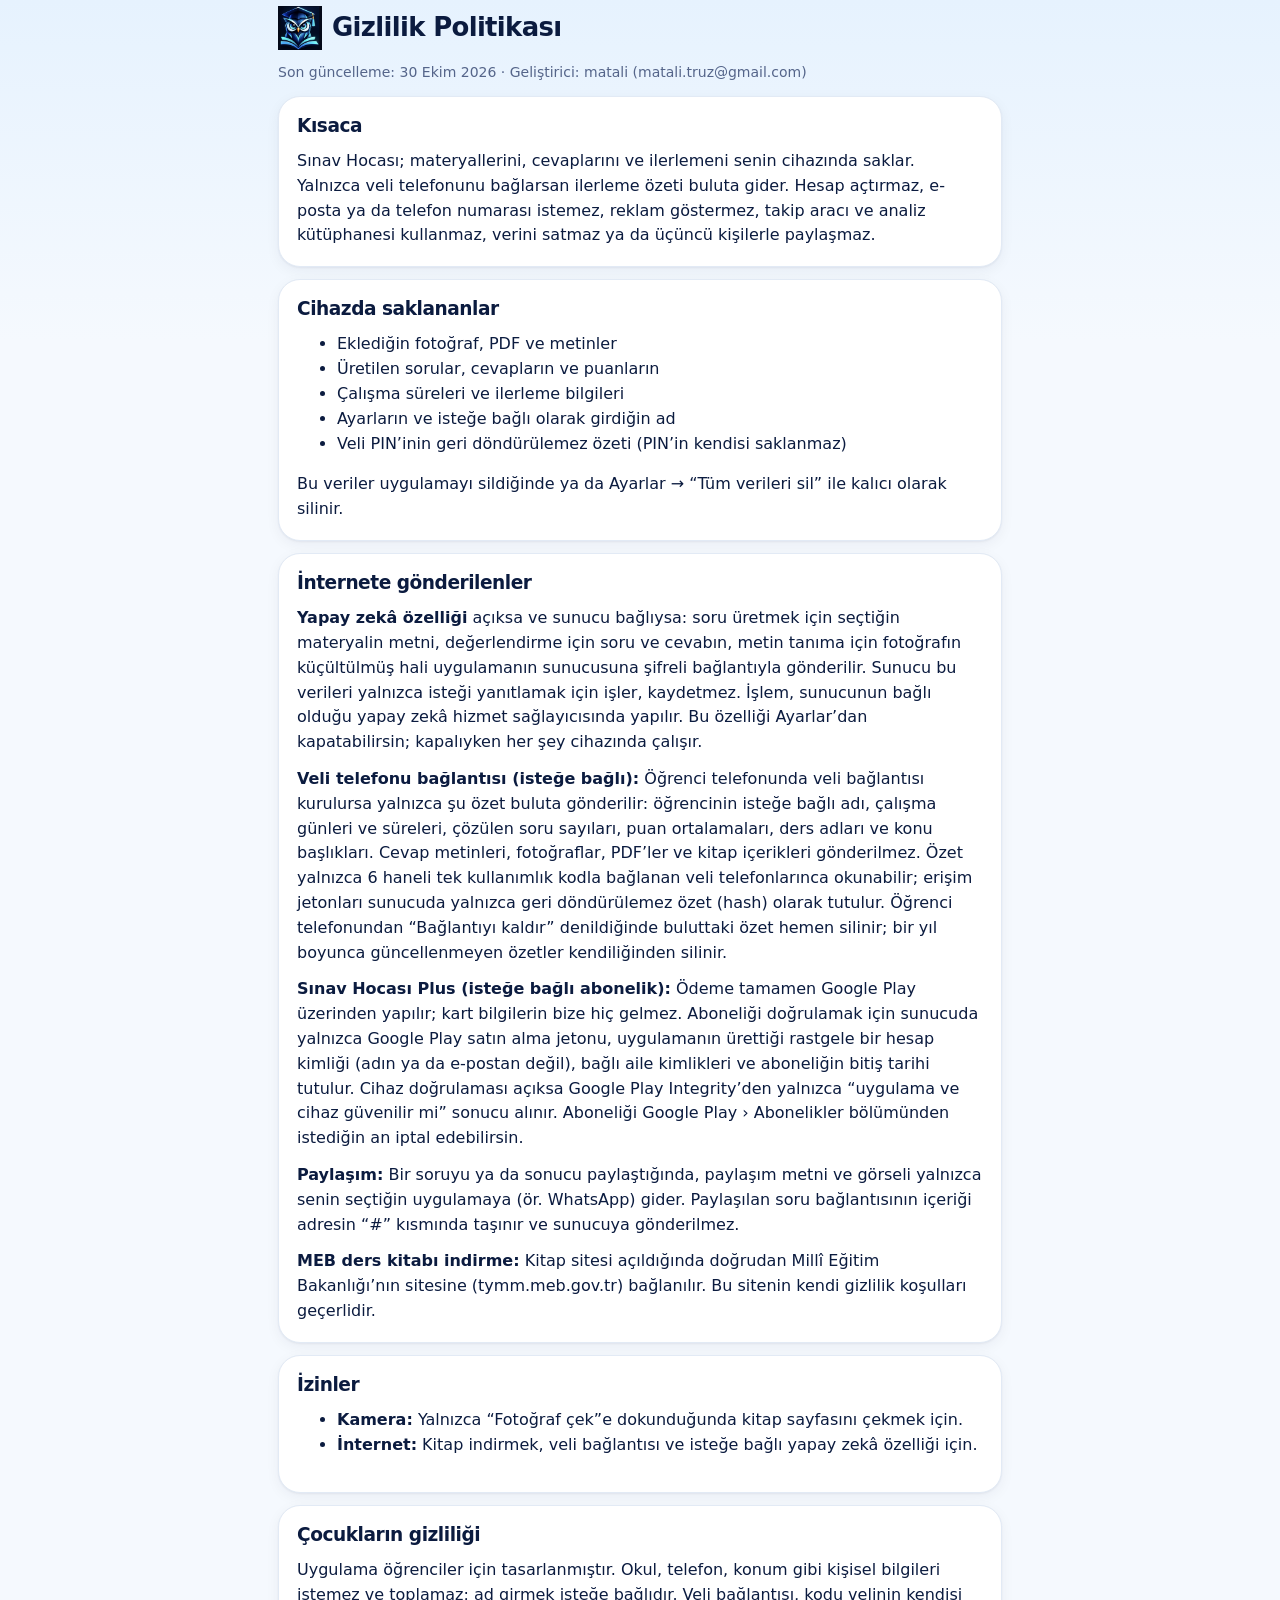
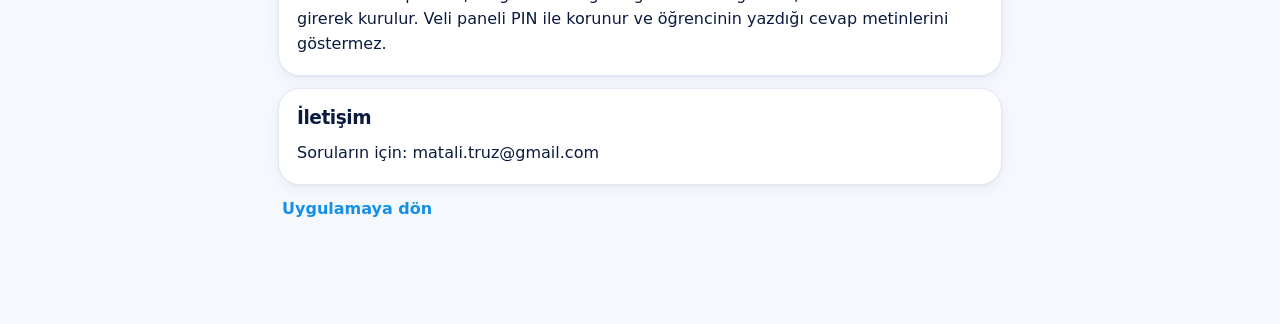
<file: app/gizlilik.html>
<!doctype html>
<html lang="tr" data-theme="light">
<head>
<meta charset="utf-8">
<meta name="viewport" content="width=device-width, initial-scale=1, viewport-fit=cover">
<meta http-equiv="Content-Security-Policy" content="default-src 'self'; script-src 'self'; style-src 'self'; img-src 'self'; object-src 'none'; base-uri 'none'; form-action 'none'">
<meta name="referrer" content="no-referrer">
<title>Gizlilik Politikası | Sınav Hocası</title>
<link rel="stylesheet" href="css/app.css">
<script src="js/theme-boot.js"></script>
</head>
<body>
<main class="stack">
  <div class="row"><img src="icons/mark-144.png" alt="" width="44" height="44"><h1>Gizlilik Politikası</h1></div>
  <p class="muted small">Son güncelleme: 30 Ekim 2026 · Geliştirici: matali (matali.truz@gmail.com)</p>

  <div class="panel stack">
    <h2>Kısaca</h2>
    <p>Sınav Hocası; materyallerini, cevaplarını ve ilerlemeni senin cihazında saklar. Yalnızca veli telefonunu bağlarsan ilerleme özeti buluta gider. Hesap açtırmaz, e-posta ya da telefon numarası istemez, reklam göstermez, takip aracı ve analiz kütüphanesi kullanmaz, verini satmaz ya da üçüncü kişilerle paylaşmaz.</p>
  </div>

  <div class="panel stack">
    <h2>Cihazda saklananlar</h2>
    <ul>
      <li>Eklediğin fotoğraf, PDF ve metinler</li>
      <li>Üretilen sorular, cevapların ve puanların</li>
      <li>Çalışma süreleri ve ilerleme bilgileri</li>
      <li>Ayarların ve isteğe bağlı olarak girdiğin ad</li>
      <li>Veli PIN’inin geri döndürülemez özeti (PIN’in kendisi saklanmaz)</li>
    </ul>
    <p>Bu veriler uygulamayı sildiğinde ya da Ayarlar → “Tüm verileri sil” ile kalıcı olarak silinir.</p>
  </div>

  <div class="panel stack">
    <h2>İnternete gönderilenler</h2>
    <p><b>Yapay zekâ özelliği</b> açıksa ve sunucu bağlıysa: soru üretmek için seçtiğin materyalin metni, değerlendirme için soru ve cevabın, metin tanıma için fotoğrafın küçültülmüş hali uygulamanın sunucusuna şifreli bağlantıyla gönderilir. Sunucu bu verileri yalnızca isteği yanıtlamak için işler, kaydetmez. İşlem, sunucunun bağlı olduğu yapay zekâ hizmet sağlayıcısında yapılır. Bu özelliği Ayarlar’dan kapatabilirsin; kapalıyken her şey cihazında çalışır.</p>
    <p><b>Veli telefonu bağlantısı (isteğe bağlı):</b> Öğrenci telefonunda veli bağlantısı kurulursa yalnızca şu özet buluta gönderilir: öğrencinin isteğe bağlı adı, çalışma günleri ve süreleri, çözülen soru sayıları, puan ortalamaları, ders adları ve konu başlıkları. Cevap metinleri, fotoğraflar, PDF’ler ve kitap içerikleri gönderilmez. Özet yalnızca 6 haneli tek kullanımlık kodla bağlanan veli telefonlarınca okunabilir; erişim jetonları sunucuda yalnızca geri döndürülemez özet (hash) olarak tutulur. Öğrenci telefonundan “Bağlantıyı kaldır” denildiğinde buluttaki özet hemen silinir; bir yıl boyunca güncellenmeyen özetler kendiliğinden silinir.</p>
    <p><b>Sınav Hocası Plus (isteğe bağlı abonelik):</b> Ödeme tamamen Google Play üzerinden yapılır; kart bilgilerin bize hiç gelmez. Aboneliği doğrulamak için sunucuda yalnızca Google Play satın alma jetonu, uygulamanın ürettiği rastgele bir hesap kimliği (adın ya da e-postan değil), bağlı aile kimlikleri ve aboneliğin bitiş tarihi tutulur. Cihaz doğrulaması açıksa Google Play Integrity’den yalnızca “uygulama ve cihaz güvenilir mi” sonucu alınır. Aboneliği Google Play › Abonelikler bölümünden istediğin an iptal edebilirsin.</p>
    <p><b>Paylaşım:</b> Bir soruyu ya da sonucu paylaştığında, paylaşım metni ve görseli yalnızca senin seçtiğin uygulamaya (ör. WhatsApp) gider. Paylaşılan soru bağlantısının içeriği adresin “#” kısmında taşınır ve sunucuya gönderilmez.</p>
    <p><b>MEB ders kitabı indirme:</b> Kitap sitesi açıldığında doğrudan Millî Eğitim Bakanlığı’nın sitesine (tymm.meb.gov.tr) bağlanılır. Bu sitenin kendi gizlilik koşulları geçerlidir.</p>
  </div>

  <div class="panel stack">
    <h2>İzinler</h2>
    <ul>
      <li><b>Kamera:</b> Yalnızca “Fotoğraf çek”e dokunduğunda kitap sayfasını çekmek için.</li>
      <li><b>İnternet:</b> Kitap indirmek, veli bağlantısı ve isteğe bağlı yapay zekâ özelliği için.</li>
    </ul>
  </div>

  <div class="panel stack">
    <h2>Çocukların gizliliği</h2>
    <p>Uygulama öğrenciler için tasarlanmıştır. Okul, telefon, konum gibi kişisel bilgileri istemez ve toplamaz; ad girmek isteğe bağlıdır. Veli bağlantısı, kodu velinin kendisi girerek kurulur. Veli paneli PIN ile korunur ve öğrencinin yazdığı cevap metinlerini göstermez.</p>
  </div>

  <div class="panel stack">
    <h2>İletişim</h2>
    <p>Soruların için: matali.truz@gmail.com</p>
  </div>
  <p><a class="link-btn" href="index.html">Uygulamaya dön</a></p>
</main>
</body>
</html>
</file>
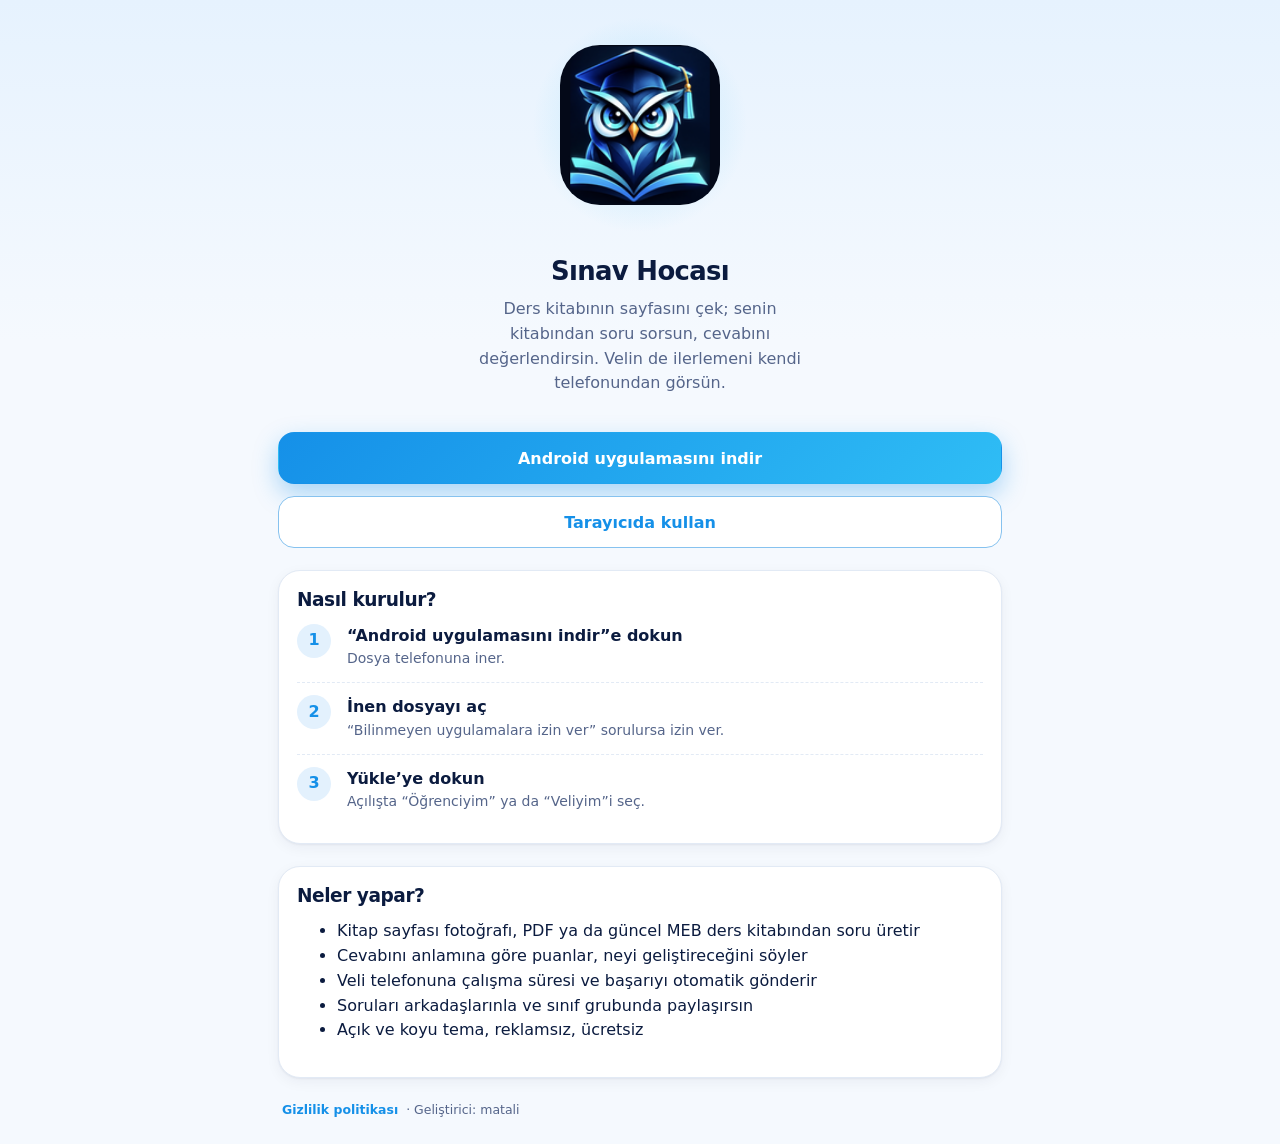
<file: app/indir.html>
<!doctype html>
<html lang="tr" data-theme="light">
<head>
<meta charset="utf-8">
<meta name="viewport" content="width=device-width, initial-scale=1, viewport-fit=cover">
<meta http-equiv="Content-Security-Policy" content="default-src 'self'; script-src 'self'; style-src 'self'; img-src 'self'; object-src 'none'; base-uri 'none'; form-action 'none'; frame-src 'none'">
<meta name="referrer" content="no-referrer">
<meta name="theme-color" content="#050b1a">
<meta name="description" content="Ders kitabının sayfasını çek, Sınav Hocası sana özel soru sorsun, cevabını değerlendirsin; velin ilerlemeni kendi telefonundan görsün.">
<meta property="og:title" content="Sınav Hocası – kendi kitabından soru çöz">
<meta property="og:description" content="Kitap sayfasını çek, sana özel sorular gelsin. Cevabını Hoca değerlendirsin, velin ilerlemeni görsün. Ücretsiz.">
<meta property="og:image" content="https://aliyuksekal.github.io/sinav-hocasi/icons/icon-512.png">
<title>Sınav Hocası’nı indir</title>
<link rel="icon" href="icons/icon-48.png">
<link rel="stylesheet" href="css/app.css">
<script src="js/theme-boot.js"></script>
</head>
<body class="no-tabs">
<main class="stack-lg">
  <section class="slide">
    <div class="slide-art"><img src="icons/mark-144.png" alt="Sınav Hocası baykuşu"></div>
    <h1>Sınav Hocası</h1>
    <p>Ders kitabının sayfasını çek; senin kitabından soru sorsun, cevabını değerlendirsin. Velin de ilerlemeni kendi telefonundan görsün.</p>
  </section>
  <div class="stack">
    <a class="btn btn-primary btn-block" href="https://github.com/aliyuksekal/sinav-hocasi/releases/latest/download/SinavHocasi.apk">Android uygulamasını indir</a>
    <a class="btn btn-secondary btn-block" href="index.html">Tarayıcıda kullan</a>
  </div>
  <div class="panel stack">
    <h2>Nasıl kurulur?</h2>
    <ol class="steps">
      <li><div><b>“Android uygulamasını indir”e dokun</b><p class="muted small">Dosya telefonuna iner.</p></div></li>
      <li><div><b>İnen dosyayı aç</b><p class="muted small">“Bilinmeyen uygulamalara izin ver” sorulursa izin ver.</p></div></li>
      <li><div><b>Yükle’ye dokun</b><p class="muted small">Açılışta “Öğrenciyim” ya da “Veliyim”i seç.</p></div></li>
    </ol>
  </div>
  <div class="panel stack">
    <h2>Neler yapar?</h2>
    <ul>
      <li>Kitap sayfası fotoğrafı, PDF ya da güncel MEB ders kitabından soru üretir</li>
      <li>Cevabını anlamına göre puanlar, neyi geliştireceğini söyler</li>
      <li>Veli telefonuna çalışma süresi ve başarıyı otomatik gönderir</li>
      <li>Soruları arkadaşlarınla ve sınıf grubunda paylaşırsın</li>
      <li>Açık ve koyu tema, reklamsız, ücretsiz</li>
    </ul>
  </div>
  <p class="xs muted"><a class="link-btn" href="gizlilik.html">Gizlilik politikası</a> · Geliştirici: matali</p>
</main>
</body>
</html>
</file>
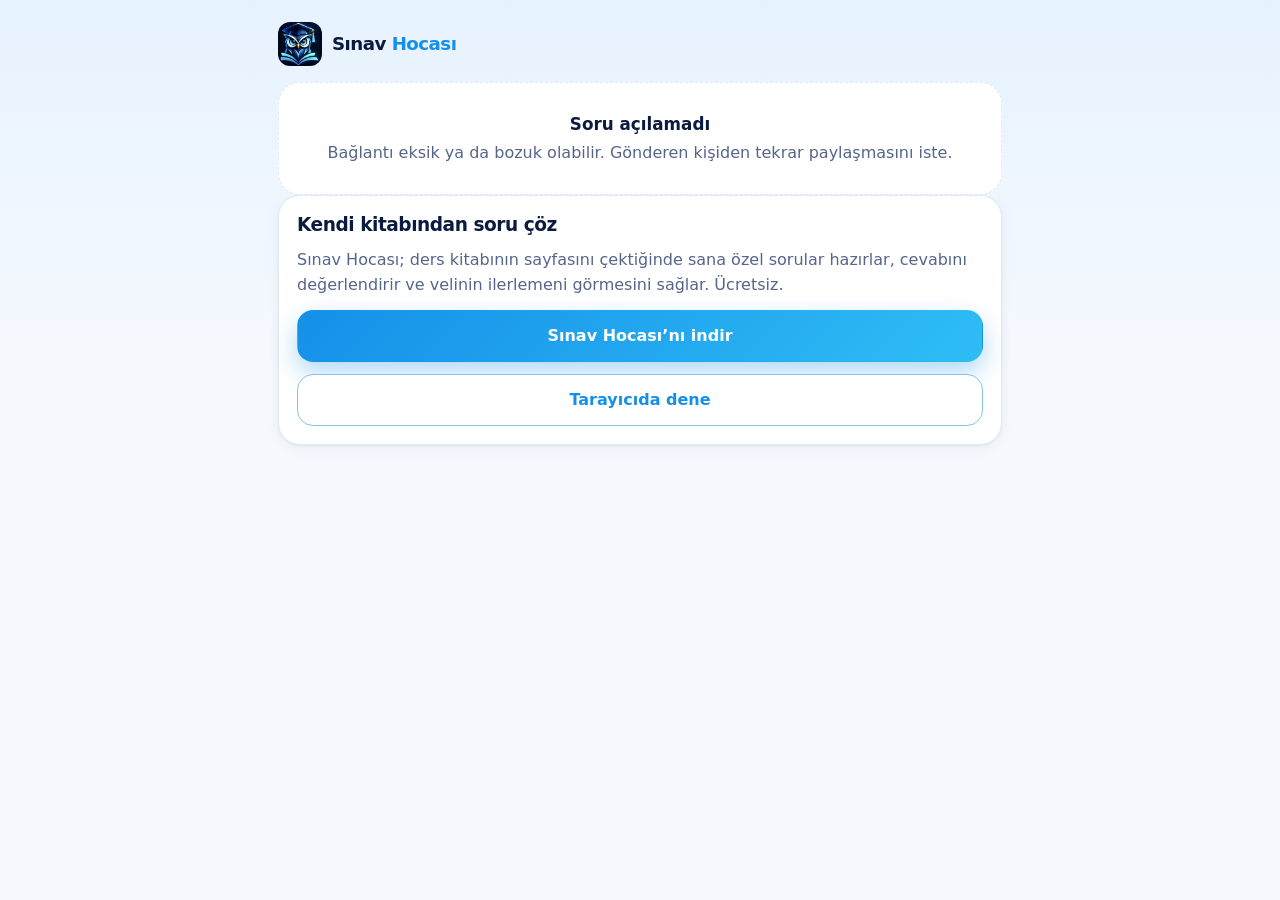
<file: app/soru.html>
<!doctype html>
<html lang="tr" data-theme="light">
<head>
<meta charset="utf-8">
<meta name="viewport" content="width=device-width, initial-scale=1, viewport-fit=cover">
<meta http-equiv="Content-Security-Policy" content="default-src 'self'; script-src 'self'; style-src 'self'; img-src 'self' data:; connect-src 'none'; object-src 'none'; base-uri 'none'; form-action 'none'; frame-src 'none'">
<meta name="referrer" content="no-referrer">
<meta name="theme-color" content="#050b1a">
<meta property="og:title" content="Sınav Hocası sorusu: sen de çöz!">
<meta property="og:description" content="Arkadaşın sana bir soru gönderdi. Cevabını yaz, Hoca değerlendirsin.">
<meta property="og:image" content="https://aliyuksekal.github.io/sinav-hocasi/icons/icon-512.png">
<title>Sınav Hocası sorusu</title>
<link rel="icon" href="icons/icon-48.png">
<link rel="stylesheet" href="css/app.css">
<script src="js/theme-boot.js"></script>
</head>
<body class="no-tabs">
<main id="main">
  <div id="soru"></div>
</main>
<div class="toast-wrap" id="toasts" role="status" aria-live="polite"></div>
<script src="js/engine.js"></script>
<script src="js/soru.js"></script>
</body>
</html>
</file>
<file: app/css/app.css>
/* =====================================================================
   Sınav Hocası — tasarım sistemi 2.0
   Modlar: açık · koyu · AMOLED (data-theme + data-black)
   Renk temaları: mavi (varsayılan) · turkuaz · mor · yeşil · turuncu (data-accent)
   Kurallar: satır içi stil yok (CSP), dış kaynak yok, sınıf adları JS ile uyumlu.
   ===================================================================== */

/* ---------- Tokenlar: açık mod ---------- */
:root {
  --bg-top: #e6f2fe;
  --paper: #f5f9fe;
  --surface: #ffffff;
  --surface-2: #eef4fb;
  --surface-3: #e4edf8;
  --ink: #0b1b3f;
  --ink-2: #55658a;
  --ink-3: #8a99b5;
  --line: #e2eaf5;
  --accent: #1590e8;
  --accent-2: #2fbdf5;
  --accent-ink: #ffffff;
  --accent-soft: #e3f1fd;
  --glow: #47c6f7;
  --amber: #f28a2e;
  --amber-soft: #fff1e3;
  --ok: #18a058;
  --ok-soft: #e2f6ea;
  --bad: #e5484d;
  --bad-soft: #fde8e8;
  --t-green: #22c55e; --t-green-2: #16a34a;
  --t-purple: #8b5cf6; --t-purple-2: #6d3ef0;
  --t-orange: #fb923c; --t-orange-2: #f2701d;
  --t-blue: #4aa8ff; --t-blue-2: #2378e8;
  --sheet: #ffffff;
  --rule: #e3ebf6;
  --margin-line: #f6c1c1;
  --shadow-sm: 0 1px 2px rgba(11, 27, 63, .05), 0 4px 14px rgba(11, 27, 63, .05);
  --shadow: 0 2px 6px rgba(11, 27, 63, .05), 0 12px 32px rgba(11, 27, 63, .08);
  --shadow-lg: 0 24px 60px rgba(11, 27, 63, .16);
  --btn-glow: 0 10px 24px color-mix(in srgb, var(--accent) 34%, transparent);
  --nav-h: 70px;
  --r-xl: 28px;
  --r-lg: 22px;
  --r-md: 16px;
  --r-sm: 12px;
  --fs: 16px;
  --font: Roboto, "Segoe UI", system-ui, -apple-system, "Noto Sans", Arial, sans-serif;
  --safe-b: env(safe-area-inset-bottom, 0px);
  --safe-t: env(safe-area-inset-top, 0px);
  color-scheme: light;
}

/* ---------- Koyu mod ---------- */
:root[data-theme="dark"] {
  --bg-top: #0b1d44;
  --paper: #061229;
  --surface: #0d1f45;
  --surface-2: #132a59;
  --surface-3: #183368;
  --ink: #f1f6ff;
  --ink-2: #a9badb;
  --ink-3: #7487ab;
  --line: #1c3567;
  --accent: #1ea7f5;
  --accent-2: #4fd4ff;
  --accent-ink: #ffffff;
  --accent-soft: #10346a;
  --glow: #5fd6ff;
  --amber: #ff9f43;
  --amber-soft: #3a2611;
  --ok: #34d399;
  --ok-soft: #0c3a33;
  --bad: #ff6b6f;
  --bad-soft: #3d1625;
  --sheet: #0f2350;
  --rule: #1d3a72;
  --margin-line: #6a2d45;
  --shadow-sm: 0 1px 2px rgba(0, 0, 0, .35), 0 6px 16px rgba(0, 0, 0, .22);
  --shadow: 0 2px 8px rgba(0, 0, 0, .35), 0 16px 36px rgba(0, 0, 0, .3);
  --shadow-lg: 0 24px 60px rgba(0, 0, 0, .5);
  color-scheme: dark;
}

/* ---------- AMOLED (saf siyah) ---------- */
:root[data-theme="dark"][data-black="1"] {
  --bg-top: #000000;
  --paper: #000000;
  --surface: #0b0f18;
  --surface-2: #121927;
  --surface-3: #18212f;
  --line: #1b2436;
  --sheet: #0d121c;
  --rule: #1b2537;
  --shadow-sm: none;
  --shadow: 0 0 0 1px #141c2b;
}

/* ---------- Renk temaları ---------- */
:root[data-accent="teal"] { --accent: #0e9f95; --accent-2: #22d3c5; --accent-soft: #dcf6f3; --glow: #2fe0d1; }
:root[data-accent="purple"] { --accent: #7448f0; --accent-2: #a78bfa; --accent-soft: #efe9ff; --glow: #b69cff; }
:root[data-accent="green"] { --accent: #13924f; --accent-2: #34d399; --accent-soft: #e0f6ea; --glow: #4ade80; }
:root[data-accent="orange"] { --accent: #e5650f; --accent-2: #fbbf24; --accent-soft: #fff0e2; --glow: #fdba74; }
:root[data-theme="dark"][data-accent="teal"] { --accent: #2dd4bf; --accent-2: #67e8f9; --accent-soft: #0b3c3d; --accent-ink: #022a2a; --glow: #5eead4; }
:root[data-theme="dark"][data-accent="purple"] { --accent: #9b7bff; --accent-2: #c4b5fd; --accent-soft: #2a1f5c; --glow: #c4b5fd; }
:root[data-theme="dark"][data-accent="green"] { --accent: #34d399; --accent-2: #86efac; --accent-soft: #0d3a2b; --accent-ink: #032a1b; --glow: #6ee7b7; }
:root[data-theme="dark"][data-accent="orange"] { --accent: #fb923c; --accent-2: #fcd34d; --accent-soft: #3d2410; --accent-ink: #2b1400; --glow: #fdba74; }

:root[data-size="large"] { --fs: 18px; }
html.native { --safe-t: 0px; --safe-b: 0px; }

/* ---------- Temel ---------- */
* { box-sizing: border-box; }
html { -webkit-text-size-adjust: 100%; text-size-adjust: 100%; background: var(--paper); min-height: 100%; }
body {
  margin: 0; min-height: 100vh; min-height: 100dvh;
  color: var(--ink);
  background: var(--paper);
  background: linear-gradient(180deg, var(--bg-top) 0, var(--paper) 340px) no-repeat, var(--paper);
  font: 400 var(--fs)/1.55 var(--font);
  overflow-x: hidden;
  -webkit-tap-highlight-color: transparent;
  overscroll-behavior-y: contain;
}
img { max-width: 100%; display: block; }
button, input, select, textarea { font: inherit; color: inherit; }
button { cursor: pointer; touch-action: manipulation; }
button:disabled { cursor: not-allowed; }
:focus-visible { outline: 3px solid var(--glow); outline-offset: 2px; border-radius: 10px; }
.sr-only { position: absolute; width: 1px; height: 1px; margin: -1px; overflow: hidden; clip: rect(0 0 0 0); white-space: nowrap; border: 0; }
[hidden] { display: none !important; }
:where(svg[viewBox="0 0 24 24"]) { width: 24px; height: 24px; }
a { color: var(--accent); }

h1, h2, h3 { margin: 0; letter-spacing: -.025em; line-height: 1.2; }
h1 { font-size: 1.62rem; font-weight: 800; }
h2 { font-size: 1.16rem; font-weight: 800; }
h3 { font-size: 1rem; font-weight: 750; }
p { margin: 0; }
.muted { color: var(--ink-2); }
.small { font-size: .875rem; }
.xs { font-size: .78rem; }
.num { font-variant-numeric: tabular-nums; }
.stack > * + * { margin-top: 12px; }
.stack-lg > * + * { margin-top: 22px; }
.row { display: flex; align-items: center; gap: 10px; min-width: 0; }
.row.wrap { flex-wrap: wrap; }
.spread { justify-content: space-between; }
.grow { flex: 1; min-width: 0; }
.section-head { display: flex; align-items: center; justify-content: space-between; gap: 12px; margin: 24px 2px 12px; }
.section-head h2 { font-size: 1.06rem; }
.link-btn { background: none; border: 0; color: var(--accent); font-weight: 750; padding: 8px 4px; min-height: 40px; text-decoration: none; }

/* ---------- Üst çubuk ---------- */
.topbar {
  position: sticky; top: 0; z-index: 20;
  display: flex; align-items: center; gap: 12px;
  padding: calc(8px + var(--safe-t)) 18px 8px;
  background: transparent;
  transition: background .2s, box-shadow .2s;
}
.topbar.scrolled {
  background: var(--surface);
  background: color-mix(in srgb, var(--surface) 86%, transparent);
  backdrop-filter: saturate(1.5) blur(16px); -webkit-backdrop-filter: saturate(1.5) blur(16px);
  box-shadow: 0 1px 0 var(--line);
}
.brand { display: flex; align-items: center; gap: 10px; min-width: 0; flex: 1; }
.brand img { width: 40px; height: 40px; border-radius: 12px; box-shadow: 0 6px 16px rgba(21, 144, 232, .28); }
.brand-name { font-weight: 850; font-size: 1.14rem; letter-spacing: -.03em; white-space: nowrap; }
.brand-name span { color: var(--accent); }
.icon-btn {
  width: 44px; height: 44px; display: grid; place-items: center; flex: none;
  border: 1px solid var(--line); background: var(--surface); border-radius: 14px; color: var(--ink);
  box-shadow: var(--shadow-sm);
}
.icon-btn svg { width: 22px; height: 22px; }

/* ---------- Ana yapı ---------- */
main { max-width: 760px; margin: 0 auto; padding: 6px 18px calc(var(--nav-h) + var(--safe-b) + 32px); }
.view { animation: viewIn .26s cubic-bezier(.2, .8, .2, 1); }
@keyframes viewIn { from { opacity: 0; transform: translateY(8px); } }

/* ---------- Kartlar ---------- */
.panel {
  background: var(--surface); border: 1px solid var(--line); border-radius: var(--r-lg);
  padding: 18px; box-shadow: var(--shadow-sm);
}
.panel.tight { padding: 14px; }
.panel.flat { box-shadow: none; }

/* ---------- Düğmeler ---------- */
.btn {
  display: inline-flex; align-items: center; justify-content: center; gap: 8px;
  min-height: 52px; padding: 12px 20px;
  border-radius: var(--r-md); border: 1px solid transparent;
  font-weight: 750; font-size: 1rem; line-height: 1.2; text-align: center; text-decoration: none;
  transition: transform .1s, filter .15s, opacity .15s;
}
.btn:active { transform: scale(.975); }
.btn svg { width: 20px; height: 20px; flex: none; }
.btn-primary { background: linear-gradient(135deg, var(--accent), var(--accent-2)); color: var(--accent-ink); box-shadow: var(--btn-glow); }
.btn-primary:active { filter: brightness(.95); }
.btn-secondary { background: var(--surface); color: var(--accent); border-color: color-mix(in srgb, var(--accent) 45%, var(--line)); }
.btn-soft { background: var(--accent-soft); color: var(--accent); }
.btn-danger { background: var(--bad-soft); color: var(--bad); }
.btn-ghost { background: transparent; color: var(--ink-2); }
.btn-block { width: 100%; }
.btn-sm { min-height: 40px; padding: 8px 14px; font-size: .9rem; border-radius: var(--r-sm); }
.btn[disabled], .btn[aria-disabled="true"] { opacity: .45; pointer-events: none; box-shadow: none; }
.btn-row { display: flex; gap: 10px; flex-wrap: wrap; }
.btn-row > .btn { flex: 1 1 140px; }

/* ---------- Rozetler ---------- */
.chip {
  display: inline-flex; align-items: center; gap: 6px; max-width: 100%;
  padding: 4px 11px; border-radius: 999px;
  font-size: .76rem; font-weight: 750; line-height: 1.45;
  background: var(--surface-2); color: var(--ink-2); white-space: nowrap;
}
.chip.ok { background: var(--ok-soft); color: var(--ok); }
.chip.warn { background: var(--amber-soft); color: var(--amber); }
.chip.bad { background: var(--bad-soft); color: var(--bad); }
.chip.info { background: var(--accent-soft); color: var(--accent); }
.chip.demo { background: var(--amber-soft); color: var(--amber); border: 1px dashed currentColor; }
.dot { width: 8px; height: 8px; border-radius: 50%; background: currentColor; flex: none; }

/* ---------- Ana sayfa ---------- */
.greet { margin: 4px 2px 16px; }
.greet h1 { font-size: 1.5rem; }
.greet h1 span { color: var(--accent); }
.greet p { color: var(--ink-2); margin-top: 4px; }

.score-card {
  display: grid; grid-template-columns: 84px 1fr 24px; gap: 16px; align-items: center; width: 100%;
  padding: 16px 16px 16px 14px; text-align: left; color: var(--ink);
  background: var(--surface); border: 1px solid var(--line); border-radius: var(--r-xl); box-shadow: var(--shadow);
}
.score-card b { display: block; font-size: 1.04rem; }
.score-card small { color: var(--ink-2); font-size: .86rem; }
.score-card > svg { color: var(--ink-3); width: 22px; height: 22px; }
.score-card .ring { width: 84px; height: 84px; }
.score-card .ring b { font-size: 1.2rem; display: grid; }

.tiles { display: grid; grid-template-columns: 1fr 1fr; gap: 12px; margin-top: 14px; }
.tile {
  display: grid; grid-template-columns: 46px 1fr; gap: 12px; align-items: center; min-height: 78px;
  padding: 14px 12px; text-align: left; color: var(--ink);
  background: var(--surface); border: 1px solid var(--line); border-radius: var(--r-lg); box-shadow: var(--shadow-sm);
}
.tile:active { transform: scale(.98); }
.tile .ic { width: 46px; height: 46px; border-radius: 14px; display: grid; place-items: center; color: #fff; }
.tile .ic svg { width: 22px; height: 22px; }
.tile b { display: block; font-size: .95rem; line-height: 1.25; }
.tile small { display: block; color: var(--ink-2); font-size: .78rem; margin-top: 2px; }
.t-green .ic { background: linear-gradient(135deg, var(--t-green), var(--t-green-2)); box-shadow: 0 6px 14px rgba(34, 197, 94, .3); }
.t-purple .ic { background: linear-gradient(135deg, var(--t-purple), var(--t-purple-2)); box-shadow: 0 6px 14px rgba(139, 92, 246, .3); }
.t-orange .ic { background: linear-gradient(135deg, var(--t-orange), var(--t-orange-2)); box-shadow: 0 6px 14px rgba(251, 146, 60, .3); }
.t-blue .ic { background: linear-gradient(135deg, var(--t-blue), var(--t-blue-2)); box-shadow: 0 6px 14px rgba(74, 168, 255, .3); }

.activity { background: var(--surface); border: 1px solid var(--line); border-radius: var(--r-lg); box-shadow: var(--shadow-sm); padding: 4px 6px; }
.act-item { display: grid; grid-template-columns: 44px 1fr auto 18px; gap: 12px; align-items: center; width: 100%; padding: 12px 8px; background: none; border: 0; text-align: left; color: var(--ink); }
.act-item + .act-item { border-top: 1px solid var(--line); }
.act-item .ic { width: 44px; height: 44px; border-radius: 50%; display: grid; place-items: center; background: var(--amber-soft); color: var(--amber); }
.act-item .ic svg { width: 21px; height: 21px; }
.act-item b { display: block; font-size: .95rem; overflow: hidden; text-overflow: ellipsis; white-space: nowrap; }
.act-item small { color: var(--ink-2); font-size: .8rem; }
.act-item > svg { color: var(--ink-3); width: 18px; height: 18px; }

/* Hoca konuşma balonu (sonuç, veli bağlama) */
.hoca { display: grid; grid-template-columns: 72px minmax(0, 1fr); gap: 12px; align-items: end; margin-top: 4px; }
.hoca-face { width: 72px; height: 72px; border-radius: 22px; overflow: hidden; box-shadow: 0 10px 24px rgba(21, 144, 232, .3); }
.hoca-face img { width: 100%; height: 100%; object-fit: cover; }
.bubble { position: relative; min-width: 0; background: var(--surface); border: 1px solid var(--line); border-radius: 22px 22px 22px 6px; padding: 14px 16px; box-shadow: var(--shadow); }
.bubble h1 { font-size: 1.3rem; }
.bubble p { margin-top: 4px; color: var(--ink-2); }
.hero-actions { margin-top: 16px; display: grid; gap: 10px; }

.today { display: grid; grid-template-columns: repeat(3, 1fr); background: var(--surface); border: 1px solid var(--line); border-radius: var(--r-lg); margin-top: 14px; overflow: hidden; box-shadow: var(--shadow-sm); }
.today > div { padding: 14px 8px; text-align: center; }
.today > div + div { border-left: 1px solid var(--line); }
.today b { display: block; font-size: 1.35rem; font-weight: 850; letter-spacing: -.02em; font-variant-numeric: tabular-nums; }
.today span { font-size: .78rem; color: var(--ink-2); }

.steps { list-style: none; margin: 0; padding: 0; counter-reset: s; }
.steps li { counter-increment: s; display: grid; grid-template-columns: 38px 1fr; gap: 12px; padding: 12px 0; align-items: start; }
.steps li + li { border-top: 1px dashed var(--line); }
.steps li::before { content: counter(s); width: 34px; height: 34px; border-radius: 50%; display: grid; place-items: center; font-weight: 850; background: var(--accent-soft); color: var(--accent); }
.steps li.done::before { content: "✓"; background: var(--ok-soft); color: var(--ok); }

/* ---------- Materyaller ---------- */
.page-head { display: flex; align-items: center; justify-content: space-between; gap: 12px; margin: 6px 2px 14px; }
.filters { display: flex; gap: 8px; overflow-x: auto; margin: 0 -18px 14px; padding: 2px 18px 4px; scrollbar-width: none; }
.filters::-webkit-scrollbar { display: none; }
.filters button { flex: none; min-height: 38px; padding: 6px 15px; border-radius: 999px; border: 1px solid var(--line); background: var(--surface); color: var(--ink-2); font-weight: 750; font-size: .86rem; }
.filters button[aria-pressed="true"] { background: linear-gradient(135deg, var(--accent), var(--accent-2)); border-color: transparent; color: var(--accent-ink); box-shadow: var(--btn-glow); }

.add-grid { display: grid; grid-template-columns: repeat(2, minmax(0, 1fr)); gap: 10px; }
.add-tile { display: flex; flex-direction: column; align-items: flex-start; gap: 8px; min-height: 104px; min-width: 0; padding: 14px; text-align: left; background: var(--surface); border: 1px solid var(--line); border-radius: var(--r-lg); color: var(--ink); box-shadow: var(--shadow-sm); }
.add-tile .ic { width: 42px; height: 42px; border-radius: 13px; display: grid; place-items: center; background: var(--accent-soft); color: var(--accent); }
.add-tile .ic svg { width: 22px; height: 22px; }
.add-tile b { font-size: .97rem; }
.add-tile small { color: var(--ink-2); font-size: .8rem; line-height: 1.35; }
.add-tile.wide { grid-column: 1 / -1; flex-direction: row; align-items: center; min-height: 78px; background: linear-gradient(120deg, var(--surface), var(--accent-soft)); }
.add-tile.wide .ic { background: linear-gradient(135deg, var(--accent), var(--accent-2)); color: var(--accent-ink); }
.add-tile.wide > div { flex: 1; min-width: 0; }
.add-tile > svg { width: 22px; height: 22px; flex: none; color: var(--ink-3); }

.mat-list { display: grid; gap: 10px; }
.mat { display: grid; grid-template-columns: 50px minmax(0, 1fr) 36px; gap: 12px; align-items: center; padding: 12px 10px 12px 12px; background: var(--surface); border: 1px solid var(--line); border-radius: var(--r-lg); box-shadow: var(--shadow-sm); }
.file-ic { width: 50px; height: 50px; border-radius: 14px; display: grid; place-items: center; position: relative; overflow: hidden; border: 0; padding: 0; }
.file-ic svg { width: 24px; height: 24px; }
.file-ic img { width: 100%; height: 100%; object-fit: cover; }
.f-pdf { background: #fde6e6; color: #e5484d; }
.f-img { background: #fff0dc; color: #f08a1c; }
.f-txt { background: var(--accent-soft); color: var(--accent); }
:root[data-theme="dark"] .f-pdf { background: #44182a; color: #ff7a7e; }
:root[data-theme="dark"] .f-img { background: #3f2a12; color: #ffad5c; }
.mat-body { min-width: 0; background: none; border: 0; padding: 0; text-align: left; color: inherit; }
.thumb { width: 50px; height: 50px; border-radius: 14px; overflow: hidden; background: var(--surface-2); display: grid; place-items: center; color: var(--ink-3); position: relative; }
.thumb img { width: 100%; height: 100%; object-fit: cover; }
.thumb svg { width: 24px; height: 24px; }
.thumb .tag { display: none; }
.tag { display: inline-flex; padding: 2px 7px; border-radius: 7px; background: var(--surface-2); color: var(--ink-2); font-size: .7rem; font-weight: 800; }
.mat-name { font-weight: 750; font-size: .97rem; overflow: hidden; text-overflow: ellipsis; white-space: nowrap; }
.mat-sub { color: var(--ink-3); font-size: .78rem; margin-top: 1px; overflow: hidden; text-overflow: ellipsis; white-space: nowrap; }
.mat-meta { display: flex; flex-wrap: wrap; gap: 6px; margin-top: 7px; }
.mat-actions { display: flex; gap: 8px; margin-top: 10px; }
.mat-actions .btn { flex: 1 1 auto; white-space: nowrap; }
.mat-actions .btn-ghost { flex: 0 0 44px; padding: 0; }
.kebab { width: 36px; height: 44px; border: 0; background: none; color: var(--ink-3); display: grid; place-items: center; border-radius: 10px; }
.kebab svg { width: 20px; height: 20px; }
.progress-line { height: 6px; border-radius: 6px; background: var(--surface-2); overflow: hidden; margin-top: 8px; }
.progress-line > i { display: block; height: 100%; width: 0; background: linear-gradient(90deg, var(--accent), var(--accent-2)); transition: width .2s; }

.fab {
  position: fixed; z-index: 25; right: 20px; bottom: calc(var(--nav-h) + var(--safe-b) + 18px);
  width: 60px; height: 60px; border-radius: 50%; border: 0; display: grid; place-items: center;
  background: linear-gradient(135deg, var(--accent), var(--accent-2)); color: var(--accent-ink);
  box-shadow: 0 12px 28px color-mix(in srgb, var(--accent) 45%, transparent), 0 0 0 4px color-mix(in srgb, var(--paper) 70%, transparent);
}
.fab svg { width: 28px; height: 28px; stroke-width: 2.4; }
.fab:active { transform: scale(.94); }
@media (min-width: 800px) { .fab { right: calc(50% - 360px); } }

.menu-list { display: grid; gap: 4px; }
.menu-list button { display: grid; grid-template-columns: 44px 1fr; gap: 12px; align-items: center; min-height: 58px; padding: 6px 10px; border: 0; background: none; border-radius: 14px; text-align: left; color: var(--ink); font-weight: 650; }
.menu-list button:active { background: var(--surface-2); }
.menu-list .ic { width: 44px; height: 44px; border-radius: 13px; display: grid; place-items: center; background: var(--accent-soft); color: var(--accent); }
.menu-list .ic svg { width: 21px; height: 21px; }
.menu-list small { display: block; color: var(--ink-2); font-weight: 400; font-size: .8rem; }
.menu-list .danger { color: var(--bad); }
.menu-list .danger .ic { background: var(--bad-soft); color: var(--bad); }

.empty { text-align: center; padding: 28px 18px; border: 1.5px dashed var(--line); border-radius: var(--r-lg); color: var(--ink-2); background: var(--surface); }
.empty b { display: block; color: var(--ink); font-size: 1.05rem; margin-bottom: 4px; }

/* ---------- Form ---------- */
.field { display: grid; gap: 6px; min-width: 0; }
.field > span, .label { font-weight: 750; font-size: .9rem; }
.hint { font-size: .82rem; color: var(--ink-2); }
input[type="text"], input[type="number"], input[type="password"], input[type="search"], select, textarea {
  width: 100%; min-width: 0; min-height: 52px; padding: 12px 14px;
  border: 1.5px solid var(--line); border-radius: 14px; background: var(--surface); color: var(--ink);
}
input::placeholder, textarea::placeholder { color: var(--ink-3); opacity: 1; }
input:focus, select:focus, textarea:focus { border-color: var(--accent); outline: none; box-shadow: 0 0 0 4px color-mix(in srgb, var(--accent) 18%, transparent); }
textarea { resize: vertical; min-height: 140px; line-height: 1.6; }
select { appearance: none; -webkit-appearance: none; background-image: linear-gradient(45deg, transparent 50%, var(--ink-2) 50%), linear-gradient(135deg, var(--ink-2) 50%, transparent 50%); background-position: calc(100% - 20px) 23px, calc(100% - 14px) 23px; background-size: 6px 6px; background-repeat: no-repeat; padding-right: 36px; }
.two { display: grid; grid-template-columns: 1fr 1fr; gap: 10px; }

.seg { display: flex; background: var(--surface-2); border-radius: 14px; padding: 4px; gap: 4px; }
.seg button { flex: 1; min-height: 42px; border: 0; background: transparent; border-radius: 11px; font-weight: 750; color: var(--ink-2); font-size: .88rem; padding: 0 4px; }
.seg button[aria-pressed="true"] { background: var(--surface); color: var(--accent); box-shadow: var(--shadow-sm); }

.check-list { display: grid; gap: 8px; }
.check { display: flex; align-items: center; gap: 12px; padding: 12px 14px; min-height: 58px; border: 1.5px solid var(--line); border-radius: var(--r-md); background: var(--surface); }
.check input { width: 22px; height: 22px; accent-color: var(--accent); flex: none; }
.check:has(input:checked) { border-color: var(--accent); background: var(--accent-soft); }

.switch { display: flex; align-items: center; justify-content: space-between; gap: 14px; min-height: 52px; }
.switch input { appearance: none; -webkit-appearance: none; width: 52px; height: 30px; border-radius: 30px; background: var(--surface-3); position: relative; flex: none; transition: background .15s; }
.switch input::after { content: ""; position: absolute; top: 3px; left: 3px; width: 24px; height: 24px; border-radius: 50%; background: #fff; transition: transform .15s; box-shadow: 0 1px 3px rgba(0, 0, 0, .3); }
.switch input:checked { background: linear-gradient(135deg, var(--accent), var(--accent-2)); }
.switch input:checked::after { transform: translateX(22px); }

.swatches { display: flex; gap: 12px; flex-wrap: wrap; }
.swatches button { width: 46px; height: 46px; border-radius: 50%; border: 3px solid var(--surface); box-shadow: 0 0 0 1.5px var(--line); position: relative; }
.swatches button[aria-pressed="true"] { box-shadow: 0 0 0 3px var(--ink); }
.sw-blue { background: linear-gradient(135deg, #1590e8, #2fbdf5); }
.sw-teal { background: linear-gradient(135deg, #0e9f95, #22d3c5); }
.sw-purple { background: linear-gradient(135deg, #7448f0, #a78bfa); }
.sw-green { background: linear-gradient(135deg, #13924f, #34d399); }
.sw-orange { background: linear-gradient(135deg, #e5650f, #fbbf24); }

/* ---------- Sınav kâğıdı ---------- */
.exam-bar { display: flex; align-items: center; justify-content: space-between; gap: 10px; padding: 10px 14px; margin: 4px 0 12px; background: var(--surface); border: 1px solid var(--line); border-radius: var(--r-md); box-shadow: var(--shadow-sm); font-weight: 750; font-size: .9rem; }
.exam-bar .row { gap: 8px; }
.exam-bar svg { width: 18px; height: 18px; color: var(--accent); }
.timer { display: inline-flex; align-items: center; gap: 6px; color: var(--ink); font-variant-numeric: tabular-nums; }
.exam-head { display: flex; align-items: center; justify-content: space-between; gap: 10px; margin: 6px 2px 10px; }
.exam-head h2 { font-size: 1.12rem; }
.qdots { display: flex; gap: 6px; flex-wrap: wrap; margin-bottom: 14px; }
.qdots button { width: 32px; height: 32px; border-radius: 10px; border: 1.5px solid var(--line); background: var(--surface); font-size: .78rem; font-weight: 800; color: var(--ink-2); padding: 0; }
.qdots button.cur { border-color: var(--accent); color: var(--accent); box-shadow: 0 0 0 3px var(--accent-soft); }
.qdots button.r-dogru { background: var(--ok-soft); border-color: transparent; color: var(--ok); }
.qdots button.r-kismen { background: var(--amber-soft); border-color: transparent; color: var(--amber); }
.qdots button.r-gelistir { background: var(--bad-soft); border-color: transparent; color: var(--bad); }
.qdots button.cur.r-dogru, .qdots button.cur.r-kismen, .qdots button.cur.r-gelistir { box-shadow: 0 0 0 2px var(--accent); }

.sheet-paper { position: relative; background: var(--sheet); border: 1px solid var(--line); border-radius: var(--r-lg); padding: 20px 18px 18px 30px; box-shadow: var(--shadow); }
.sheet-paper::before { content: ""; position: absolute; left: 17px; top: 18px; bottom: 18px; width: 2px; border-radius: 2px; background: var(--margin-line); }
.qnum { font-weight: 850; color: var(--accent); font-size: .86rem; }
.qtext { font-size: 1.12rem; font-weight: 700; line-height: 1.5; margin-top: 8px; }
.answer {
  margin-top: 16px; min-height: 196px; border: 1.5px solid var(--line) !important; border-radius: 14px; padding: 6px 12px;
  background-color: var(--surface);
  background-image: repeating-linear-gradient(to bottom, transparent 0, transparent 31px, var(--rule) 31px, var(--rule) 32px);
  background-position: 0 6px;
  line-height: 32px; font-size: 1.03rem; box-shadow: none !important;
}
.answer:focus { border-color: var(--accent) !important; }
.answer-meta { display: flex; justify-content: space-between; gap: 8px; font-size: .78rem; color: var(--ink-3); margin-top: 6px; }
.exam-nav { display: grid; grid-template-columns: 52px minmax(0, 1fr) 52px; gap: 10px; margin-top: 14px; }
.exam-nav .icon-only { min-height: 52px; padding: 0; }

/* Değerlendirme */
.grade { margin-top: 16px; border-radius: var(--r-lg); border: 1px solid var(--line); background: var(--surface); overflow: hidden; box-shadow: var(--shadow); }
.grade-top { display: grid; grid-template-columns: 84px minmax(0, 1fr); gap: 14px; align-items: center; padding: 16px; }
.ring { width: 84px; height: 84px; position: relative; }
.ring svg { width: 100%; height: 100%; transform: rotate(-90deg); }
.ring b { position: absolute; inset: 0; display: grid; place-items: center; font-size: 1.45rem; font-weight: 850; font-variant-numeric: tabular-nums; }
.grade-body { padding: 0 16px 16px; display: grid; gap: 12px; }
.grade-body h3 { font-size: .95rem; }
.grade-body ul { margin: 4px 0 0; padding-left: 20px; }
.grade-body li { margin: 3px 0; }
.ref { background: var(--surface-2); border-radius: 12px; padding: 12px 14px; font-size: .95rem; }
.by { font-size: .78rem; color: var(--ink-3); }

/* Sonuç */
.res-hero { text-align: center; padding: 8px 0 4px; }
.res-hero .ring { width: 176px; height: 176px; margin: 6px auto 14px; }
.res-hero .ring b { font-size: 3rem; line-height: 1; display: grid; place-content: center; }
.res-hero .ring small { display: block; font-size: 1rem; color: var(--ink-2); font-weight: 650; margin-top: 2px; }
.res-hero h1 { font-size: 1.6rem; }
.res-hero p { color: var(--ink-2); margin-top: 4px; }
.res-stats { background: var(--surface); border: 1px solid var(--line); border-radius: var(--r-lg); box-shadow: var(--shadow-sm); padding: 4px 16px; margin-top: 18px; }
.res-row { display: grid; grid-template-columns: 26px 1fr auto 52px; gap: 10px; align-items: center; padding: 13px 0; font-weight: 650; }
.res-row + .res-row { border-top: 1px solid var(--line); }
.res-row .ic { width: 24px; height: 24px; border-radius: 50%; display: grid; place-items: center; color: #fff; }
.res-row .ic svg { width: 15px; height: 15px; stroke-width: 3; }
.res-row b { font-variant-numeric: tabular-nums; }
.res-row em { font-style: normal; text-align: right; font-weight: 800; font-variant-numeric: tabular-nums; }
.rr-ok .ic { background: var(--ok); } .rr-ok em { color: var(--ok); }
.rr-mid .ic { background: var(--amber); } .rr-mid em { color: var(--amber); }
.rr-bad .ic { background: var(--bad); } .rr-bad em { color: var(--bad); }
.rr-empty .ic { background: var(--ink-3); } .rr-empty em { color: var(--ink-3); }

/* ---------- İlerleme ---------- */
.stats { display: grid; grid-template-columns: repeat(2, minmax(0, 1fr)); gap: 10px; }
.stat { min-width: 0; background: var(--surface); border: 1px solid var(--line); border-radius: var(--r-lg); padding: 15px; box-shadow: var(--shadow-sm); position: relative; overflow: hidden; }
.stat::after { content: ""; position: absolute; right: -18px; top: -18px; width: 64px; height: 64px; border-radius: 50%; background: var(--accent-soft); opacity: .7; }
.stat b { position: relative; z-index: 1; display: block; font-size: 1.55rem; font-weight: 850; letter-spacing: -.03em; font-variant-numeric: tabular-nums; }
.stat span { position: relative; z-index: 1; font-size: .8rem; color: var(--ink-2); }
.chart { width: 100%; height: auto; display: block; }
.chart .grid { stroke: var(--line); stroke-width: 1; }
.chart .ln { fill: none; stroke: var(--accent); stroke-width: 3; stroke-linejoin: round; stroke-linecap: round; }
.chart .ar { fill: var(--accent-soft); }
.chart .pt { fill: var(--surface); stroke: var(--accent); stroke-width: 2.5; }
.chart text { fill: var(--ink-3); font-size: 11px; }
.bars { display: grid; gap: 12px; }
.bar { display: grid; grid-template-columns: minmax(80px, 34%) minmax(0, 1fr) 42px; gap: 10px; align-items: center; font-size: .9rem; }
.bar .track { height: 12px; border-radius: 12px; background: var(--surface-2); overflow: hidden; }
.bar .track i { display: block; height: 100%; border-radius: 12px; background: var(--accent); }
.bar .track i.low { background: linear-gradient(90deg, var(--bad), #ff8a8d); }
.bar .track i.mid { background: linear-gradient(90deg, var(--amber), #ffc078); }
.bar .track i.high { background: linear-gradient(90deg, var(--ok), #6ee7a8); }
.bar b { text-align: right; font-variant-numeric: tabular-nums; }
.hist { display: grid; gap: 8px; }
.hist-item { display: grid; grid-template-columns: minmax(0, 1fr) auto; gap: 8px; align-items: center; padding: 13px 14px; border: 1px solid var(--line); border-radius: var(--r-md); background: var(--surface); text-align: left; width: 100%; color: var(--ink); box-shadow: var(--shadow-sm); }
.hist-item:active { transform: scale(.99); }
.score-pill { min-width: 50px; text-align: center; padding: 4px 8px; border-radius: 10px; font-weight: 850; font-variant-numeric: tabular-nums; }
.week { display: grid; grid-template-columns: repeat(7, 1fr); gap: 6px; text-align: center; }
.week div { display: grid; gap: 5px; justify-items: center; font-size: .74rem; color: var(--ink-2); }
.week i { width: 32px; height: 32px; border-radius: 10px; background: var(--surface-2); display: block; }
.week i.on { background: linear-gradient(135deg, var(--accent), var(--accent-2)); box-shadow: 0 4px 10px color-mix(in srgb, var(--accent) 35%, transparent); }

/* ---------- Alt menü ---------- */
.tabbar {
  position: fixed; left: 0; right: 0; bottom: 0; z-index: 30;
  display: grid; grid-template-columns: repeat(5, minmax(0, 1fr));
  height: calc(var(--nav-h) + var(--safe-b)); padding: 0 6px var(--safe-b);
  background: var(--surface);
  background: color-mix(in srgb, var(--surface) 92%, transparent);
  backdrop-filter: saturate(1.5) blur(18px); -webkit-backdrop-filter: saturate(1.5) blur(18px);
  border-top: 1px solid var(--line);
  box-shadow: 0 -8px 24px rgba(11, 27, 63, .06);
}
.tabbar a { display: flex; flex-direction: column; align-items: center; justify-content: center; gap: 3px; min-width: 0; color: var(--ink-3); text-decoration: none; font-size: .7rem; font-weight: 750; }
.tabbar a svg { width: 23px; height: 23px; }
.tabbar a .pill { display: grid; place-items: center; width: 52px; height: 32px; border-radius: 12px; transition: background .2s, color .2s; }
.tabbar a[aria-current="page"] { color: var(--accent); }
.tabbar a[aria-current="page"] .pill { background: linear-gradient(135deg, var(--accent), var(--accent-2)); color: var(--accent-ink); box-shadow: 0 6px 14px color-mix(in srgb, var(--accent) 35%, transparent); }
body.no-tabs .tabbar, body.no-tabs .topbar, body.no-tabs .fab { display: none; }
body.no-tabs main { padding-bottom: calc(24px + var(--safe-b)); }

/* ---------- Alt sayfa, bildirim ---------- */
.scrim { position: fixed; inset: 0; background: rgba(3, 10, 28, .55); z-index: 50; animation: fade .18s; }
@keyframes fade { from { opacity: 0; } }
.sheet {
  position: fixed; left: 0; right: 0; bottom: 0; z-index: 51;
  max-height: 92vh; max-height: 92dvh; overflow-y: auto; overscroll-behavior: contain;
  background: var(--paper); border-radius: 28px 28px 0 0;
  padding: 10px 18px calc(22px + var(--safe-b));
  box-shadow: var(--shadow-lg);
  animation: up .26s cubic-bezier(.2, .8, .2, 1);
  max-width: 760px; margin: 0 auto;
}
@keyframes up { from { transform: translateY(40px); opacity: .4; } }
.grab { width: 44px; height: 5px; border-radius: 5px; background: var(--line); margin: 2px auto 12px; }
.sheet-head { display: flex; align-items: center; justify-content: space-between; gap: 10px; margin-bottom: 14px; }
.toast-wrap { position: fixed; left: 0; right: 0; bottom: calc(var(--nav-h) + var(--safe-b) + 14px); z-index: 60; display: grid; justify-items: center; gap: 8px; pointer-events: none; padding: 0 16px; }
body.no-tabs .toast-wrap { bottom: calc(16px + var(--safe-b)); }
.toast { max-width: 520px; background: var(--ink); color: var(--paper); padding: 12px 16px; border-radius: 14px; font-weight: 650; font-size: .92rem; box-shadow: var(--shadow-lg); animation: up .2s; pointer-events: auto; }
.toast.bad { background: var(--bad); color: #fff; }
.notice { display: flex; gap: 10px; padding: 12px 14px; border-radius: 14px; background: var(--amber-soft); color: var(--ink); font-size: .9rem; }
.notice.info { background: var(--accent-soft); }
.notice svg { width: 20px; height: 20px; flex: none; color: var(--amber); margin-top: 2px; }
.notice.info svg { color: var(--accent); }
.status-list { display: grid; }
.status-list > div { display: flex; justify-content: space-between; align-items: center; gap: 10px; padding: 12px 0; }
.status-list > div + div { border-top: 1px solid var(--line); }

/* ---------- PIN ---------- */
.pin-panel { text-align: center; padding: 16px; }
.lock-ic { width: 46px; height: 46px; margin: 0 auto; border-radius: 15px; display: grid; place-items: center; background: linear-gradient(135deg, var(--accent), var(--accent-2)); color: var(--accent-ink); }
.lock-ic svg { width: 22px; height: 22px; }
.pin-panel h2 { margin-top: 10px; font-size: 1.1rem; }
.pin { display: flex; gap: 12px; justify-content: center; margin: 14px 0 6px; }
.pin i { width: 15px; height: 15px; border-radius: 50%; border: 2px solid var(--ink-3); }
.pin i.on { background: var(--accent); border-color: var(--accent); }
.keypad { display: grid; grid-template-columns: repeat(3, minmax(0, 1fr)); gap: 9px; max-width: 300px; margin: 0 auto; }
.keypad button { min-height: 54px; border-radius: 16px; border: 1px solid var(--line); background: var(--surface-2); font-size: 1.32rem; font-weight: 750; color: var(--ink); }
.keypad button:active { background: var(--accent-soft); }
.keypad button.fn { font-size: .9rem; color: var(--ink-2); background: transparent; }
@media (max-height: 640px) { .keypad button { min-height: 44px; } .lock-ic { display: none; } .pin { margin: 8px 0 4px; } }

.spinner { width: 22px; height: 22px; border: 3px solid var(--accent-soft); border-top-color: var(--accent); border-radius: 50%; animation: spin .8s linear infinite; flex: none; }
@keyframes spin { to { transform: rotate(360deg); } }
.busy { display: flex; align-items: center; gap: 12px; padding: 16px; border-radius: 16px; background: var(--accent-soft); font-weight: 650; }
.preview-img { width: 100%; max-height: 50vh; object-fit: contain; border-radius: 16px; background: var(--surface-2); }

/* ---------- Tanıtım ve açılış ---------- */
.intro { min-height: calc(100vh - 24px); min-height: calc(100dvh - 24px); display: flex; flex-direction: column; padding-top: calc(10px + var(--safe-t)); }
.intro-top { display: flex; justify-content: space-between; align-items: center; min-height: 44px; }
.intro-top img { width: 40px; height: 40px; border-radius: 12px; }
.slide { flex: 1; display: flex; flex-direction: column; justify-content: center; text-align: center; padding: 14px 6px; touch-action: pan-y; }
.slide-art { width: 210px; height: 210px; margin: 0 auto 26px; position: relative; display: grid; place-items: center; }
.slide-art::before { content: ""; position: absolute; inset: -10px; border-radius: 50%; background: radial-gradient(circle, color-mix(in srgb, var(--glow) 30%, transparent), transparent 66%); }
.slide-art img { width: 160px; height: 160px; border-radius: 40px; position: relative; }
.slide-art .big { position: relative; width: 136px; height: 136px; border-radius: 40px; display: grid; place-items: center; background: var(--surface); border: 1px solid var(--line); color: var(--accent); box-shadow: var(--shadow); }
.slide-art .big svg { width: 62px; height: 62px; stroke-width: 1.6; }
.slide-art .badge { position: absolute; right: 22px; bottom: 28px; width: 54px; height: 54px; border-radius: 18px; display: grid; place-items: center; background: linear-gradient(135deg, var(--t-orange), var(--t-orange-2)); color: #fff; box-shadow: var(--shadow); }
.slide-art .badge svg { width: 26px; height: 26px; }
.slide h1 { font-size: 1.62rem; }
.slide p { margin: 10px auto 0; max-width: 330px; color: var(--ink-2); font-size: 1rem; }

/* Açılış (ilk tanıtım sayfası): büyük baykuş + yazı markası */
.splash .slide-art { width: 250px; height: 250px; margin-bottom: 8px; }
.splash .slide-art img.owl { width: 240px; height: 240px; border-radius: 0; filter: drop-shadow(0 18px 30px rgba(21, 144, 232, .35)); }
.wordmark { font-size: 2.5rem; font-weight: 900; letter-spacing: -.045em; line-height: 1.05; }
.wordmark span { color: var(--accent); background: linear-gradient(135deg, var(--accent), var(--accent-2)); -webkit-background-clip: text; background-clip: text; -webkit-text-fill-color: transparent; }
.splash p { font-size: 1.02rem; }

.dots { display: flex; justify-content: center; gap: 8px; margin: 8px 0 18px; }
.dots i { width: 8px; height: 8px; border-radius: 8px; background: var(--line); transition: width .2s, background .2s; }
.dots i.on { width: 26px; background: linear-gradient(90deg, var(--accent), var(--accent-2)); }
.intro .btn-row > .btn-secondary { flex: 0 0 56px; padding: 0; }

.role-cards { display: grid; gap: 12px; margin-top: 18px; }
.role-card { display: grid; grid-template-columns: 60px 1fr 20px; gap: 14px; align-items: center; text-align: left; padding: 18px 16px; border-radius: var(--r-lg); border: 1.5px solid var(--line); background: var(--surface); color: var(--ink); min-height: 98px; box-shadow: var(--shadow-sm); }
.role-card:active { border-color: var(--accent); transform: scale(.99); }
.role-card .ic { width: 60px; height: 60px; border-radius: 18px; display: grid; place-items: center; background: linear-gradient(135deg, var(--accent), var(--accent-2)); color: var(--accent-ink); }
.role-card + .role-card .ic { background: linear-gradient(135deg, var(--t-orange), var(--t-orange-2)); color: #fff; }
.role-card .ic svg { width: 30px; height: 30px; }
.role-card b { font-size: 1.12rem; display: block; }
.role-card small { color: var(--ink-2); font-size: .88rem; line-height: 1.4; display: block; margin-top: 2px; }
.role-card > svg { color: var(--ink-3); width: 20px; height: 20px; }

/* ---------- Paylaşım ---------- */
.share-card { display: grid; grid-template-columns: 50px minmax(0, 1fr); gap: 12px; align-items: center; padding: 14px; border-radius: var(--r-lg); background: linear-gradient(120deg, var(--accent-soft), var(--amber-soft)); border: 1px solid var(--line); text-align: left; width: 100%; color: var(--ink); }
.share-card .ic { width: 50px; height: 50px; border-radius: 15px; display: grid; place-items: center; background: var(--surface); color: var(--accent); box-shadow: var(--shadow-sm); }
.share-card .ic svg { width: 24px; height: 24px; }
.qshare { width: 40px; height: 40px; border-radius: 12px; border: 1px solid var(--line); background: var(--surface); display: grid; place-items: center; color: var(--accent); flex: none; }
.qshare svg { width: 20px; height: 20px; }

/* ---------- Veli bulut ekranı ---------- */
.kids { display: flex; gap: 8px; overflow-x: auto; padding-bottom: 4px; margin-bottom: 12px; scrollbar-width: none; }
.kids button { flex: none; min-height: 40px; padding: 6px 15px; border-radius: 999px; border: 1px solid var(--line); background: var(--surface); font-weight: 750; color: var(--ink-2); }
.kids button[aria-pressed="true"] { background: linear-gradient(135deg, var(--accent), var(--accent-2)); border-color: transparent; color: var(--accent-ink); }
.sync-line { display: flex; align-items: center; justify-content: space-between; gap: 10px; font-size: .85rem; color: var(--ink-2); margin-bottom: 12px; }
.code-in { text-align: center; font-size: 1.7rem; font-weight: 850; letter-spacing: .3em; text-transform: uppercase; font-variant-numeric: tabular-nums; }
.code-show { text-align: center; font-size: 2.2rem; font-weight: 850; letter-spacing: .25em; padding: 16px; border-radius: 18px; background: var(--accent-soft); color: var(--accent); font-variant-numeric: tabular-nums; }

/* ---------- Geniş ekran ve küçük ekran ---------- */
@media (min-width: 640px) {
  .add-grid { grid-template-columns: repeat(4, minmax(0, 1fr)); }
  .stats { grid-template-columns: repeat(4, minmax(0, 1fr)); }
  .tiles { grid-template-columns: repeat(4, minmax(0, 1fr)); }
  .hero-actions { grid-template-columns: 1fr 1fr; }
  .sheet { border-radius: 28px; bottom: 16px; }
}
@media (max-width: 370px) {
  main { padding-left: 14px; padding-right: 14px; }
  .filters { margin-left: -14px; margin-right: -14px; padding-left: 14px; padding-right: 14px; }
  .tile { grid-template-columns: 40px 1fr; gap: 10px; padding: 12px 10px; }
  .tile .ic { width: 40px; height: 40px; }
  .wordmark { font-size: 2.2rem; }
}
@media (prefers-reduced-motion: reduce) {
  *, *::before, *::after { animation-duration: .01ms !important; animation-iteration-count: 1 !important; transition-duration: .01ms !important; }
}
.field > .hint, .field > span.hint { font-weight: 400; font-size: .82rem; color: var(--ink-2); }

/* ---------- Sınav Hocası Plus ---------- */
.btn-lg { min-height: 56px; font-size: 1.05rem; }
.plus-view { display: flex; flex-direction: column; gap: 14px; padding-top: 6px; }
.plus-hero { display: grid; grid-template-columns: 88px minmax(0, 1fr); gap: 14px; align-items: center; padding: 18px; border-radius: 22px;
  background: radial-gradient(120% 140% at 0% 0%, color-mix(in srgb, var(--amber) 22%, transparent), transparent 60%), linear-gradient(135deg, color-mix(in srgb, var(--accent) 18%, var(--surface)), var(--surface));
  border: 1px solid var(--line); box-shadow: var(--shadow-sm); }
.plus-hero img { width: 88px; height: 88px; object-fit: contain; filter: drop-shadow(0 8px 16px color-mix(in srgb, var(--accent) 30%, transparent)); }
.plus-hero h1 { margin: 4px 0 4px; font-size: 1.35rem; }
.plus-hero p { margin: 0; color: var(--ink-2); font-size: .92rem; }
.plus-tag { display: inline-flex; align-items: center; gap: 4px; padding: 3px 9px; border-radius: 999px; font-size: .7rem; font-weight: 850; letter-spacing: .08em;
  color: #3a2500; background: linear-gradient(135deg, #ffd66b, #ffb020); }
.plus-tag svg { width: 13px; height: 13px; fill: currentColor; }
.plus-on { display: flex; gap: 12px; align-items: center; padding: 14px; border-radius: 16px; background: var(--ok-soft); }
.plus-on .ic { display: grid; place-items: center; width: 36px; height: 36px; border-radius: 50%; background: var(--ok); color: #fff; flex: none; }
.plus-on .ic svg { width: 20px; height: 20px; }
.plus-on b { display: block; }
.plus-feats { list-style: none; margin: 0; padding: 4px 0; display: grid; gap: 12px; }
.plus-feats li { display: grid; grid-template-columns: 38px minmax(0, 1fr); gap: 12px; align-items: start; }
.plus-feats .ic { display: grid; place-items: center; width: 38px; height: 38px; border-radius: 12px; background: var(--accent-soft); color: var(--accent); }
.plus-feats .ic svg { width: 20px; height: 20px; }
.plus-feats b { display: block; font-size: .95rem; }
.plans { display: grid; grid-template-columns: repeat(2, minmax(0, 1fr)); gap: 10px; }
.plan { position: relative; display: flex; flex-direction: column; align-items: flex-start; gap: 4px; text-align: left; padding: 18px 14px 14px; border-radius: 18px;
  border: 2px solid var(--line); background: var(--surface); color: var(--ink); cursor: pointer; min-height: 120px; font: inherit; transition: border-color .15s, box-shadow .15s, transform .15s; }
.plan.on { border-color: var(--accent); box-shadow: 0 0 0 4px color-mix(in srgb, var(--accent) 16%, transparent); }
.plan:active { transform: scale(.98); }
.plan-badge { position: absolute; top: -10px; right: 10px; padding: 3px 9px; border-radius: 999px; font-size: .72rem; font-weight: 850; color: #fff; background: var(--ok); }
.plan-name { font-weight: 800; color: var(--ink-2); font-size: .85rem; text-transform: uppercase; letter-spacing: .04em; }
.plan-price b { font-size: 1.3rem; font-weight: 850; }
.plan-price small { color: var(--ink-3); font-size: .8rem; }
.plan-note { font-size: .78rem; color: var(--ink-2); line-height: 1.3; }
@media (max-width: 340px) { .plans { grid-template-columns: 1fr; } .plus-hero { grid-template-columns: 64px minmax(0, 1fr); } .plus-hero img { width: 64px; height: 64px; } }

/* ---------- İlk kullanım rehberi ---------- */
.tour { position: fixed; inset: 0; z-index: 9000; }
.tour-hole { position: fixed; border-radius: 16px; box-shadow: 0 0 0 9999px rgba(0, 0, 0, .62); transition: all .25s ease; pointer-events: none; outline: 2px solid var(--accent, #3b82f6); }
.tour-tip { position: fixed; max-width: 520px; margin: 0 auto; background: var(--surface, #fff); color: var(--ink, #111); border-radius: 18px; padding: 16px 18px 12px; box-shadow: 0 12px 40px rgba(0,0,0,.35); }
.tour-tip p { margin: 6px 0 10px; line-height: 1.45; }
.tour-tip .tour-title { font-size: 1.1rem; display: block; margin-top: 2px; }
.tour-tip .btn-row { display: flex; justify-content: space-between; align-items: center; gap: 8px; }
details.faq { border-bottom: 1px solid var(--line, rgba(127,127,127,.25)); padding: 10px 0; }
details.faq summary { cursor: pointer; font-weight: 600; }
details.faq p { margin: 8px 0 2px; }
@media (prefers-reduced-motion: reduce) { .tour-hole { transition: none; } }
</file>
